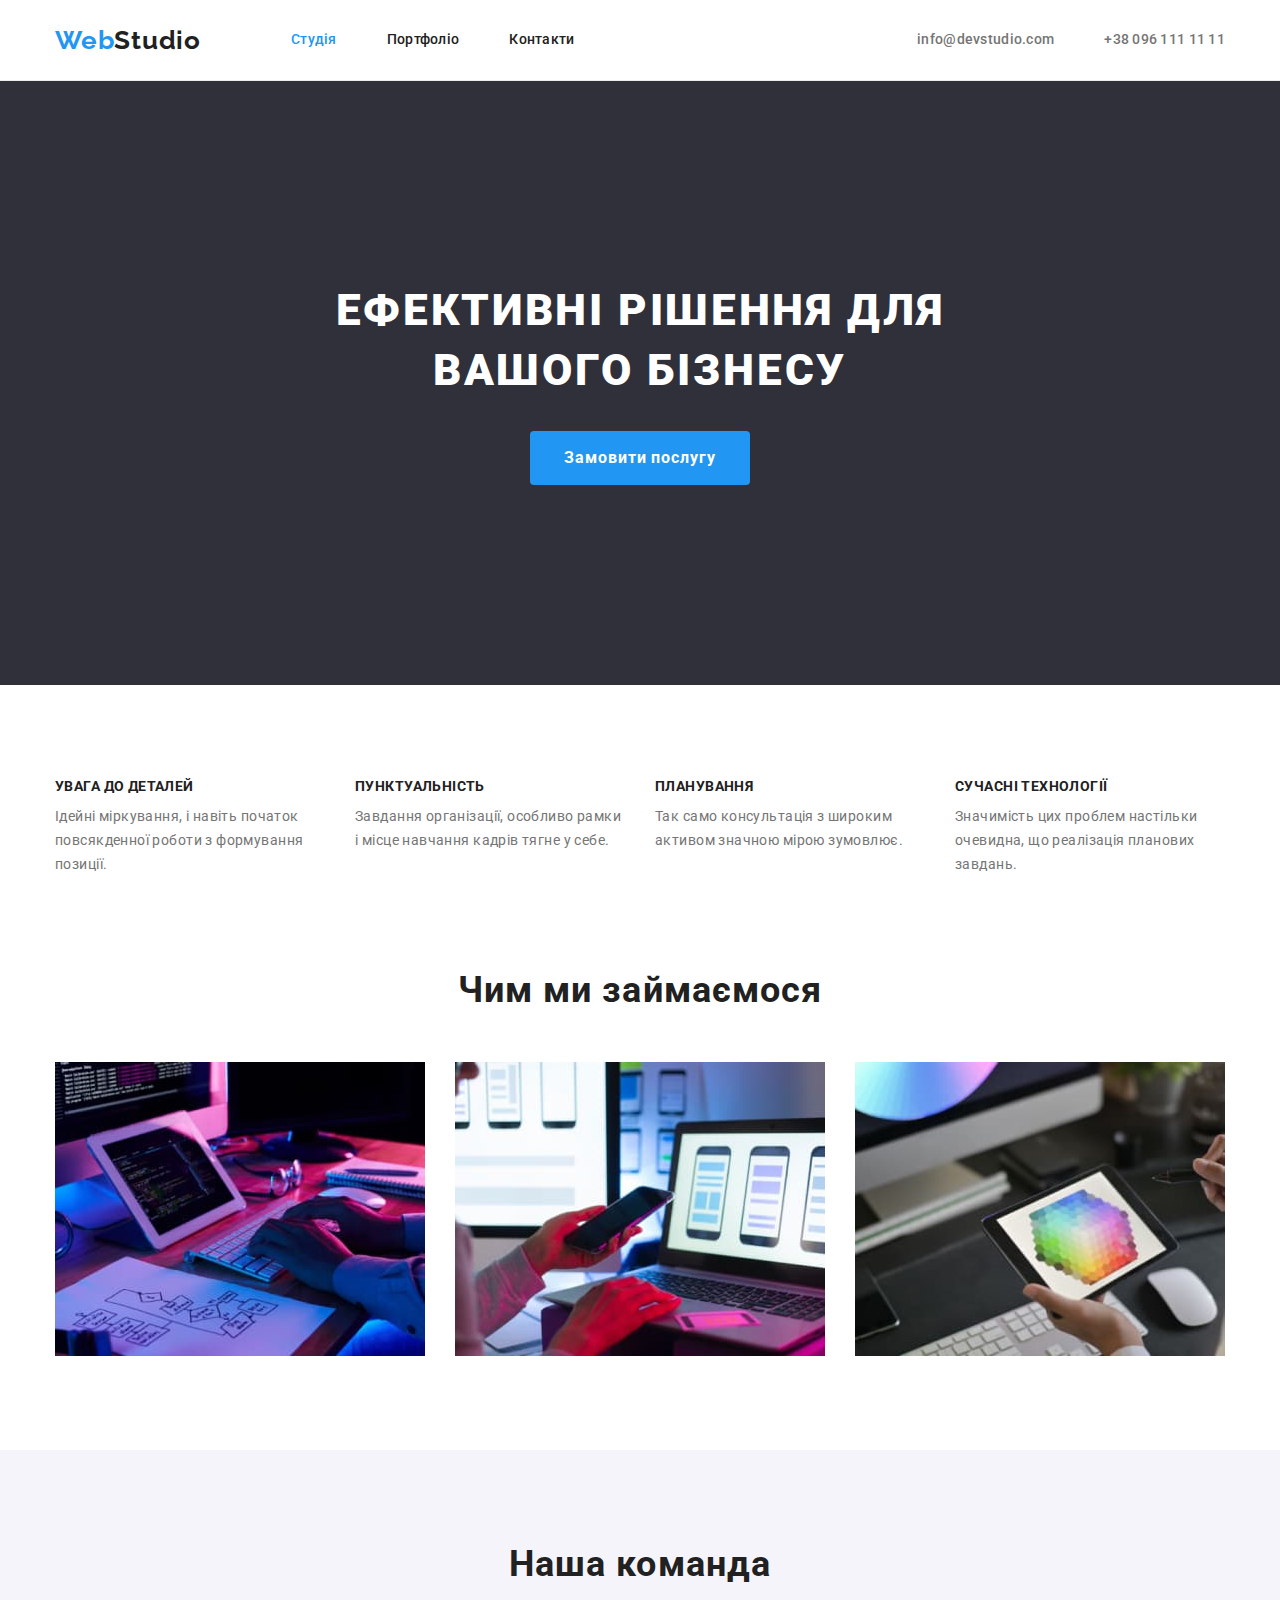
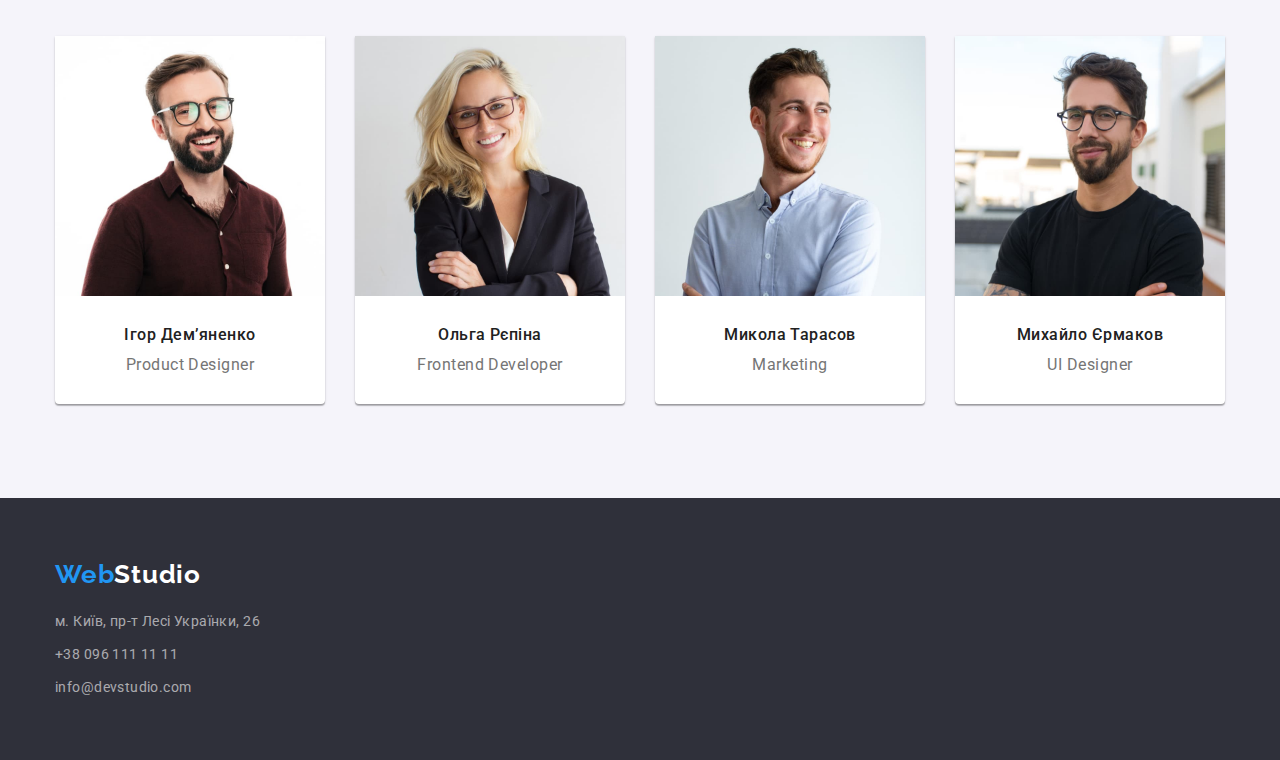
<file: index.html>
<!DOCTYPE html>
<html lang="uk">
  <head>
    <meta charset="UTF-8" />
    <meta http-equiv="X-UA-Compatible" content="IE=edge" />
    <meta name="viewport" content="width=device-width, initial-scale=1.0" />
    <title>Головна</title>
    <link rel="preconnect" href="https://fonts.googleapis.com" />
    <link rel="preconnect" href="https://fonts.gstatic.com" crossorigin />
    <link
      href="https://fonts.googleapis.com/css2?family=Raleway:wght@700&family=Roboto:wght@400;500;700;900&display=swap"
      rel="stylesheet" />
      <link
      rel="stylesheet"
      href="https://cdnjs.cloudflare.com/ajax/libs/modern-normalize/1.1.0/modern-normalize.min.css"
      integrity="sha512-wpPYUAdjBVSE4KJnH1VR1HeZfpl1ub8YT/NKx4PuQ5NmX2tKuGu6U/JRp5y+Y8XG2tV+wKQpNHVUX03MfMFn9Q=="
      crossorigin="anonymous"
      referrerpolicy="no-referrer" />
    <link rel="stylesheet" href="./css/styles.css" />
  </head>

  <body>
    <header class="page-header">
      <div class="container">
        <nav class="nav">
          <a href="./index.html" class="logo" lang="en">
            <span>Web</span>Studio
          </a>
          <ul class="nav-list list">
            <li class="nav-list-item">
              <a href="./index.html" class="nav-link current">Студія</a>
            </li>
            <li class="nav-list-item">
              <a href="./portfolio.html" class="nav-link">Портфоліо</a>
            </li>
            <li class="nav-list-item">
              <a href="#" class="nav-link">Контакти</a>
            </li>
          </ul>
        </nav>
        <ul class="contact-list list">
          <li class="contact-list-item">
            <a href="mailto:info@devstudio.com" class="contact-link">
              info@devstudio.com
            </a>
          </li>
          <li class="contact-list-item">
            <a href="tel:+380961111111" class="contact-link">
              +38 096 111 11 11
            </a>
          </li>
        </ul>
      </div>
    </header>

    <main>
      <!-- Hero section -->
      <section class="hero-sec">
        <h1 class="hero-title">Ефективні рішення для вашого бізнесу</h1>
        <button type="button" class="hero-btn btn">Замовити послугу</button>
      </section>
      <!-- Features section -->
      <section class="section">
        <div class="container">
          <h2 class="visually-hidden">Особливості</h2>
          <ul class="feature-list list">
            <li class="fl-item">
              <h3 class="section-subtitle">увага до деталей</h3>
              <p class="section-text">
                Ідейні міркування, і навіть початок повсякденної роботи з
                формування позиції.
              </p>
            </li>
            <li class="fl-item">
              <h3 class="section-subtitle">пунктуальність</h3>
              <p class="section-text">
                Завдання організації, особливо рамки і місце навчання кадрів
                тягне у себе.
              </p>
            </li>
            <li class="fl-item">
              <h3 class="section-subtitle">планування</h3>
              <p class="section-text">
                Так само консультація з широким активом значною мірою зумовлює.
              </p>
            </li>
            <li class="fl-item">
              <h3 class="section-subtitle">сучасні технології</h3>
              <p class="section-text">
                Значимість цих проблем настільки очевидна, що реалізація
                планових завдань.
              </p>
            </li>
          </ul>
        </div>
      </section>
      <!-- What we do section -->
      <section class="section description-sec">
        <div class="container">
          <h2 class="section-title">Чим ми займаємося</h2>
          <ul class="description-list list">
            <li class="dl-item">
              <img
                src="./images/box1.jpg"
                alt="людина за компʼютером з планшетом"
                width="370" />
            </li>
            <li class="dl-item">
              <img
                src="./images/box2.jpg"
                alt="людина за компʼютером з телефоном"
                width="370" />
            </li>
            <li class="dl-item">
              <img
                src="./images/box3.jpg"
                alt="людина за планшетом"
                width="370" />
            </li>
          </ul>
        </div>
      </section>
      <!-- About us section -->
      <section class="section team-section">
        <div class="container">
          <h2 class="section-title">Наша команда</h2>
          <ul class="teammate-list list">
            <li class="teammate-list-item">
              <img
                src="./images/teammate-1.jpg"
                alt="Ігор Демʼяненко"
                width="270" />
              <div class="teammate-description">
                <h3 class="section-subtitle">Iгор Демʼяненко</h3>
                <p lang="en" class="position">Product Designer</p>
              </div>
            </li>
            <li class="teammate-list-item">
              <img
                src="./images/teammate-2.jpg"
                alt="Ольга Рєпіна"
                width="270" />
              <div class="teammate-description">
                <h3 class="section-subtitle">Ольга Рєпіна</h3>
                <p lang="en" class="position">Frontend Developer</p>
              </div>
            </li>
            <li class="teammate-list-item">
              <img
                src="./images/teammate-3.jpg"
                alt="Микола Тарасов"
                width="270" />
              <div class="teammate-description">
                <h3 class="section-subtitle">Микола Тарасов</h3>
                <p lang="en" class="position">Marketing</p>
              </div>
            </li>
            <li class="teammate-list-item">
              <img
                src="./images/teammate-4.jpg"
                alt="Михайло Єрмаков"
                width="270" />
              <div class="teammate-description">
                <h3 class="section-subtitle">Михайло Єрмаков</h3>
                <p lang="en" class="position">UI Designer</p>
              </div>
            </li>
          </ul>
        </div>
      </section>
    </main>

    <footer class="footer">
      <div class="container">
        <a href="./index.html" class="logo white"><span>Web</span>Studio</a>
        <address class="address">
          <ul class="address-list list">
            <li class="address-list-item">
              <a
                href="https://goo.gl/maps/CPtrU1FHBa2aNyZL9"
                target="_blank"
                rel="noopener noreferrer nofollow"
                class="footer-contact-link">
                м. Київ, пр-т Лесі Українки, 26
              </a>
            </li>
            <li class="address-list-item">
              <a href="tel:+380961111111" class="footer-contact-link">
                +38 096 111 11 11
              </a>
            </li>
            <li class="address-list-item">
              <a href="mailto:info@devstudio.com" class="footer-contact-link"
                >info@devstudio.com
              </a>
            </li>
          </ul>
        </address>
      </div>
    </footer>
  </body>
</html>
</file>
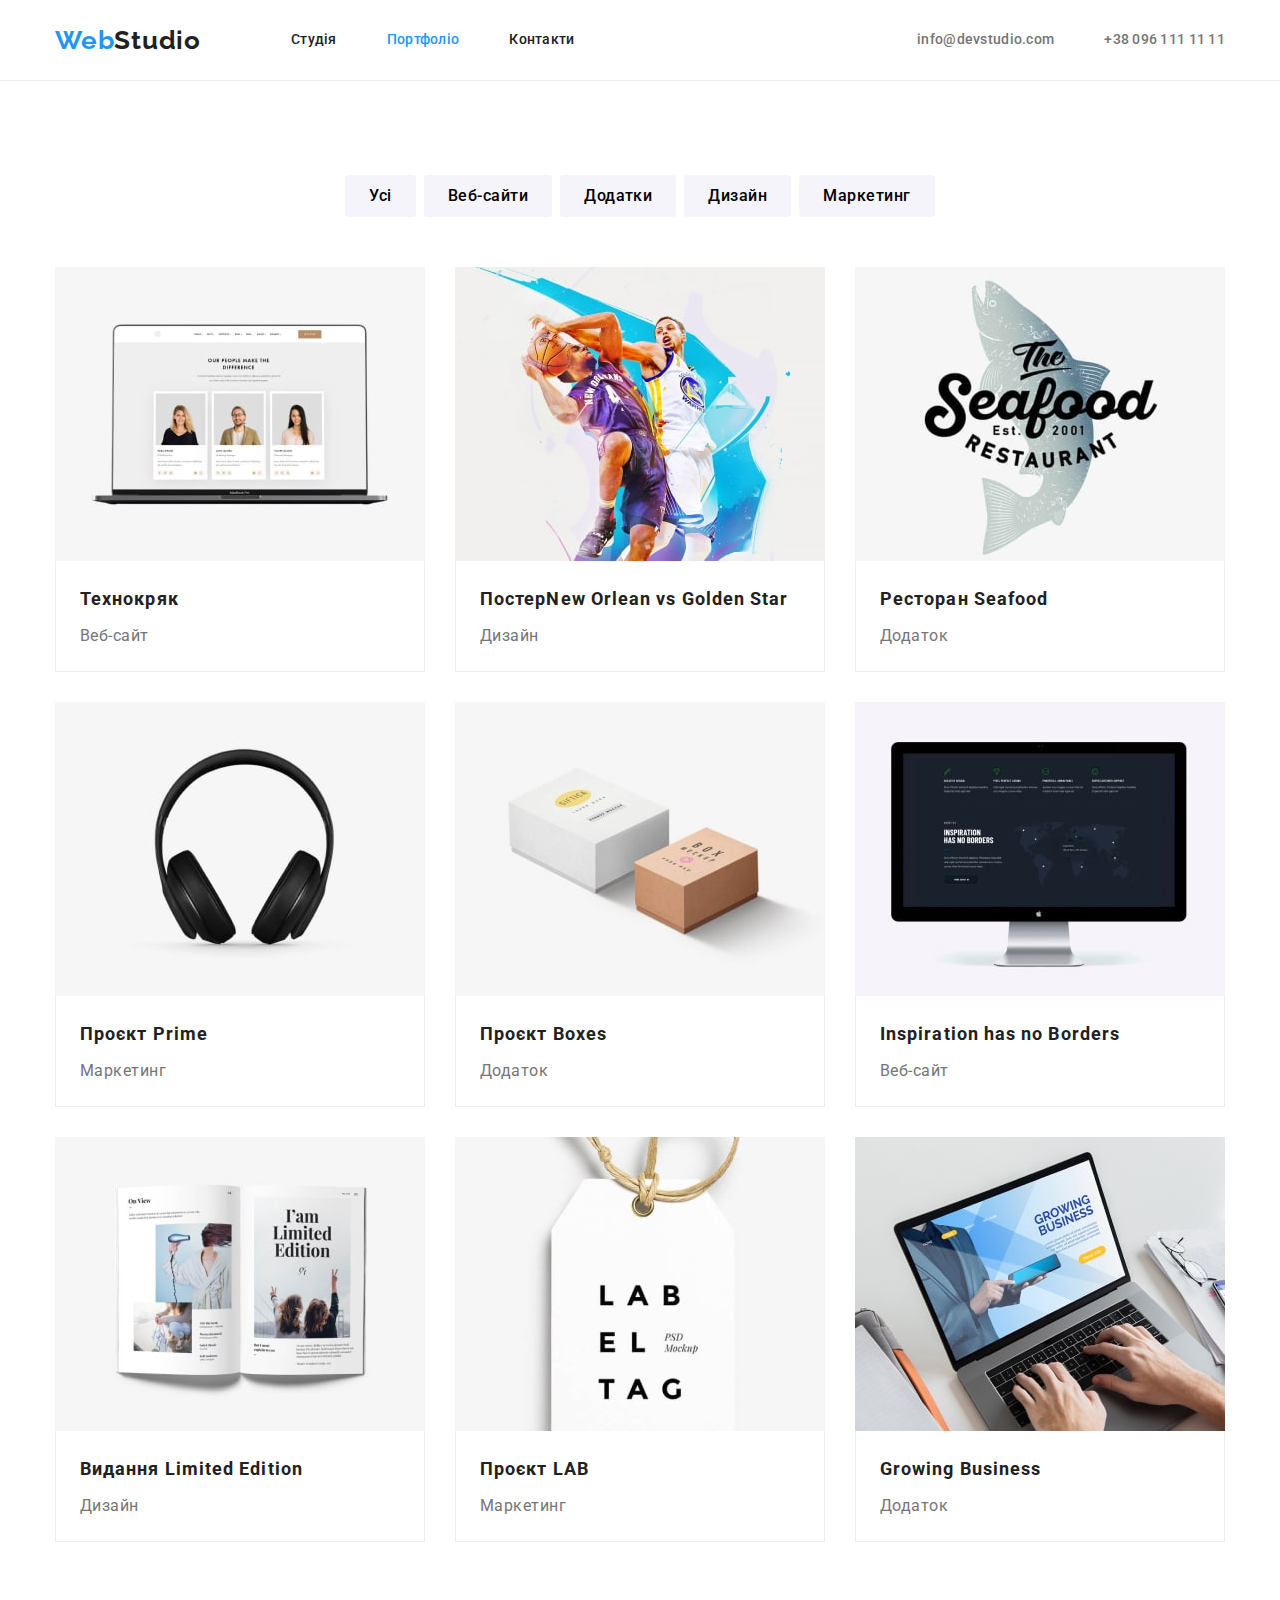
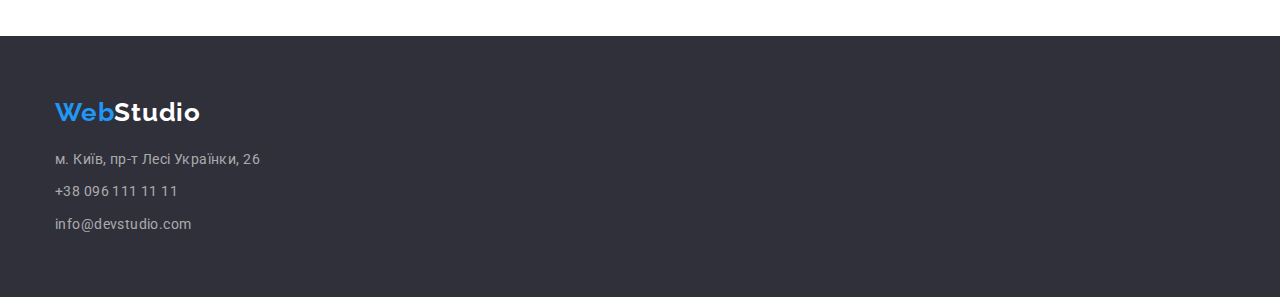
<file: portfolio.html>
<!DOCTYPE html>
<html lang="uk">
  <head>
    <meta charset="UTF-8" />
    <meta http-equiv="X-UA-Compatible" content="IE=edge" />
    <meta name="viewport" content="width=device-width, initial-scale=1.0" />
    <title>Головна</title>
    <link rel="preconnect" href="https://fonts.googleapis.com" />
    <link rel="preconnect" href="https://fonts.gstatic.com" crossorigin />
    <link
      href="https://fonts.googleapis.com/css2?family=Raleway:wght@700&family=Roboto:wght@400;500;700;900&display=swap"
      rel="stylesheet" />
      <link
      rel="stylesheet"
      href="https://cdnjs.cloudflare.com/ajax/libs/modern-normalize/1.1.0/modern-normalize.min.css"
      integrity="sha512-wpPYUAdjBVSE4KJnH1VR1HeZfpl1ub8YT/NKx4PuQ5NmX2tKuGu6U/JRp5y+Y8XG2tV+wKQpNHVUX03MfMFn9Q=="
      crossorigin="anonymous"
      referrerpolicy="no-referrer" />
    <link rel="stylesheet" href="./css/styles.css" />
  </head>

  <body>
    <header class="page-header">
      <div class="container">
        <nav class="nav">
          <a href="./index.html" class="logo" lang="en">
            <span>Web</span>Studio
          </a>
          <ul class="nav-list list">
            <li class="nav-list-item">
              <a href="./index.html" class="nav-link">Студія</a>
            </li>
            <li class="nav-list-item">
              <a href="./portfolio.html" class="nav-link current">Портфоліо</a>
            </li>
            <li class="nav-list-item">
              <a href="#" class="nav-link">Контакти</a>
            </li>
          </ul>
        </nav>
        <ul class="contact-list list">
          <li class="contact-list-item">
            <a href="mailto:info@devstudio.com" class="contact-link">
              info@devstudio.com
            </a>
          </li>
          <li class="contact-list-item">
            <a href="tel:+380961111111" class="contact-link">
              +38 096 111 11 11
            </a>
          </li>
        </ul>
      </div>
    </header>

    <main>
      <section class="section">
        <div class="container">
          <h1 class="visually-hidden">Портфоліо</h1>
          <ul class="filter-btn-list list">
            <li class="filter-btn-item">
              <button type="button" class="filter-btn btn">Усі</button>
            </li>
            <li class="filter-btn-item">
              <button type="button" class="filter-btn btn">Веб-сайти</button>
            </li>
            <li class="filter-btn-item">
              <button type="button" class="filter-btn btn">Додатки</button>
            </li>
            <li class="filter-btn-item">
              <button type="button" class="filter-btn btn">Дизайн</button>
            </li>
            <li class="filter-btn-item">
              <button type="button" class="filter-btn btn">Маркетинг</button>
            </li>
          </ul>
          <ul class="portfolio-list list">
            <li class="portfolio-item">
              <a href="#">
                <img
                  src="./images/portfolio/img_portfolio_1-min.jpg"
                  alt="Компʼютер з веб-сайтом"
                  width="370"
                  height="294" />
                <div class="item-footer">
                  <h2 class="title">Технокряк</h2>
                  <p class="category">Веб-сайт</p>
                </div>
              </a>
            </li>
            <li class="portfolio-item">
              <a href="#">
                <img
                  src="./images/portfolio/img_portfolio_2-min.jpg"
                  alt="Постер з гравцями в баскетбол"
                  width="370"
                  height="294" />
                <div class="item-footer">
                  <h2 class="title">
                    Постер<span lang="en">New Orlean vs Golden Star</span>
                  </h2>
                  <p class="category">Дизайн</p>
                </div>
              </a>
            </li>
            <li class="portfolio-item">
              <a href="#">
                <img
                  src="./images/portfolio/img_portfolio_3-min.jpg"
                  alt="Логотип рибного ресторану"
                  width="370"
                  height="294" />
                <div class="item-footer">
                  <h2 class="title">Ресторан <span lang="en">Seafood</span></h2>
                  <p class="category">Додаток</p>
                </div>
              </a>
            </li>
            <li class="portfolio-item">
              <a href="#">
                <img
                  src="./images/portfolio/img_portfolio_4-min.jpg"
                  alt="Навушники"
                  width="370"
                  height="294" />
                <div class="item-footer">
                  <h2 class="title">Проєкт <span lang="en">Prime</span></h2>
                  <p class="category">Маркетинг</p>
                </div>
              </a>
            </li>
            <li class="portfolio-item">
              <a href="#">
                <img
                  src="./images/portfolio/img_portfolio_5-min.jpg"
                  alt="Дві паперові коробки"
                  width="370"
                  height="294" />
                <div class="item-footer">
                  <h2 class="title">Проєкт <span lang="en">Boxes</span></h2>
                  <p class="category">Додаток</p>
                </div>
              </a>
            </li>
            <li class="portfolio-item">
              <a href="#">
                <img
                  src="./images/portfolio/img_portfolio_6-min.jpg"
                  alt="Компʼютер з веб-сайтом"
                  width="370"
                  height="294" />
                <div class="item-footer">
                  <h2 class="title" lang="en">Inspiration has no Borders</h2>
                  <p class="category">Веб-сайт</p>
                </div>
              </a>
            </li>
            <li class="portfolio-item">
              <a href="#">
                <img
                  src="./images/portfolio/img_portfolio_7-min.jpg"
                  alt="Книга з ілюстраціями"
                  width="370"
                  height="294" />
                <div class="item-footer">
                  <h2 class="title">
                    Видання
                    <span lang="en">Limited Edition</span>
                  </h2>
                  <p class="category">Дизайн</p>
                </div>
              </a>
            </li>
            <li class="portfolio-item">
              <a href="#">
                <img
                  src="./images/portfolio/img_portfolio_8-min.jpg"
                  alt="Бірка з логотипом"
                  width="370"
                  height="294" />
                <div class="item-footer">
                  <h2 class="title">Проєкт <span lang="en">LAB</span></h2>
                  <p class="category">Маркетинг</p>
                </div>
              </a>
            </li>
            <li class="portfolio-item">
              <a href="#">
                <img
                  src="./images/portfolio/img_portfolio_9-min.jpg"
                  alt="Компʼютер з додатком"
                  width="370"
                  height="294" />
                <div class="item-footer">
                  <h2 class="title" lang="en">Growing Business</h2>
                  <p class="category">Додаток</p>
                </div>
              </a>
            </li>
          </ul>
        </div>
      </section>
    </main>

    <footer class="footer">
      <div class="container">
        <a href="./index.html" class="logo white"><span>Web</span>Studio</a>
        <address class="address">
          <ul class="address-list list">
            <li class="address-list-item">
              <a
                href="https://goo.gl/maps/CPtrU1FHBa2aNyZL9"
                target="_blank"
                rel="noopener noreferrer nofollow"
                class="footer-contact-link">
                м. Київ, пр-т Лесі Українки, 26
              </a>
            </li>
            <li class="address-list-item">
              <a href="tel:+380961111111" class="footer-contact-link">
                +38 096 111 11 11
              </a>
            </li>
            <li class="address-list-item">
              <a href="mailto:info@devstudio.com" class="footer-contact-link"
                >info@devstudio.com
              </a>
            </li>
          </ul>
        </address>
      </div>
    </footer>
  </body>
</html>
</file>
<file: css/styles.css>
:root {
  --white-color: #ffffff;
  --white-transparent: rgba(255, 255, 255, 0.6);

  --primary-background: #f5f5f5;
  --section-background: #f5f4fa;
  --footer-background: #2f303a;

  --primary-text-color: #757575;
  --title-text-color: #212121;
  --accent-text-color: #2196f3;
  --accent-hero-btn: #188ce8;

  --border-color: #eeeeee;
}

*,
*::before,
*::after {
  box-sizing: border-box;
}

.visually-hidden {
  position: absolute;
  width: 1px;
  height: 1px;
  margin: -1px;
  border: 0;
  padding: 0;

  white-space: nowrap;
  clip-path: inset(100%);
  clip: rect(0 0 0 0);
  overflow: hidden;
}

ul {
  list-style: none;
  margin: 0;
  padding: 0;
}

a {
  text-decoration: none;
  color: inherit;
}

p,
h1,
h2,
h3,
h4,
h5,
h6 {
  margin: 0;
}

button {
  cursor: pointer;
}

a {
  text-decoration: none;
}

img {
  display: block;
  max-width: 100%;
  height: auto;
}

body {
  margin: 0px;
  padding: 0px;

  font-family: "Roboto", sans-serif;
  font-style: normal;
  font-size: 14px;

  background-color: var(--white-color);
  color: var(--primary-text-color);
}

.list {
  list-style: none;
  padding: 0;
  margin: 0;
}

a {
  text-decoration: none;
}

.container {
  width: 1200px;
  padding-left: 15px;
  padding-right: 15px;
  margin: auto;
}

/* ------------------------- Header ----------------------- */

.page-header {
  border-bottom: 1px solid #ececec;
}

.page-header .container {
  display: flex;
  align-items: center;
}

.nav {
  display: flex;
  align-items: center;
}

.nav .logo {
  display: inline-block;
  margin-right: 90px;
}

.logo {
  font-family: "Raleway";
  font-style: normal;
  font-weight: 700;
  font-size: 26px;
  line-height: calc(32px / 26px);
  letter-spacing: 0.03em;

  color: var(--title-text-color);
}

.white {
  color: var(--white-color);
}

.logo > span {
  color: var(--accent-text-color);
}

.nav-list,
.contact-list {
  display: flex;
}

.contact-list {
  margin-left: auto;
}

.nav-list-item:not(:last-child),
.contact-list-item:not(:last-child) {
  margin-right: 50px;
}

.nav-link,
.contact-link {
  display: block;
  padding: 32px 0;

  font-weight: 500;
  line-height: 1.14;
  letter-spacing: 0.02em;

  color: var(--title-text-color);
}

.nav-link.current {
  color: var(--accent-text-color);
}

.contact-link {
  color: inherit;
}

.nav-link:hover,
.nav-link:focus,
.contact-link:hover,
.contact-link:focus {
  color: var(--accent-text-color);
}

/* ------------------------- Footer ----------------------- */

.footer {
  background-color: var(--footer-background);
}

.footer .container {
  padding-top: 60px;
  padding-bottom: 60px;
}

.footer .logo {
  display: inline-block;
  margin-bottom: 20px;
}

.address {
  font-style: normal;
  line-height: 1.71;
  letter-spacing: 0.03em;

  color: var(--white-color);
}

.address-list .address-list-item + .address-list-item {
  margin-top: 9px;
}

.footer-contact-link {
  font-size: 14px;
  line-height: 1.71;

  color: var(--white-transparent);
}

/* ------------------------- Hero section ----------------------- */

.hero-sec {
  padding: 200px 252px;
  background-color: var(--footer-background);

  text-align: center;
}

.hero-title {
  margin: 0 auto;
  margin-bottom: 30px;
  max-width: 696px;

  font-weight: 900;
  font-size: 44px;
  line-height: 1.36;

  text-align: center;
  letter-spacing: 0.06em;
  text-transform: uppercase;

  color: var(--white-color);
}

.hero-btn {
  padding: 10px 32px;

  font-weight: 700;
  font-size: 16px;
  line-height: 1.88;

  align-items: center;
  text-align: center;
  letter-spacing: 0.06em;

  background-color: var(--accent-text-color);
  color: var(--white-color);
}

.hero-btn:hover,
.hero-btn:focus {
  background-color: var(--accent-hero-btn);
}

.btn {
  font-family: inherit;
  cursor: pointer;
  border-color: transparent;
  border-radius: 4px;
}

/* ------------------------- Features WhatWeDo sections ----------------------- */

.section {
  padding: 94px 0;
}

.section-title {
  margin-top: 0;
  margin-bottom: 50px;

  font-weight: 700;
  font-size: 36px;
  line-height: 1.16;
  text-align: center;
  letter-spacing: 0.03em;
  color: var(--title-text-color);
}

.section-subtitle {
  font-weight: 700;
  font-size: inherit;
  line-height: 1.14;
  letter-spacing: 0.03em;
  text-transform: uppercase;
  color: var(--title-text-color);
}

.section-text {
  line-height: 1.71;
  letter-spacing: 0.03em;
}

.description-sec {
  padding-top: 0;
}

.feature-list {
  display: flex;
}

.fl-item {
  width: calc((100% - 90px) / 4)
}

.feature-list .fl-item + .fl-item {
  margin-left: 30px;
}

.fl-item .section-subtitle {
  margin: 0px;
}

.fl-item .section-text {
  margin-top: 10px;
  margin-bottom: 0px;
}

.description-list {
  display: flex;
}

.description-list > .dl-item + .dl-item {
  margin-left: 30px;
}

/* ------------------------- AboutUs section ----------------------- */

.team-section {
  background-color: var(--section-background);
}

.team-section .section-title {
  margin-bottom: 50px;
}

.teammate-list {
  display: flex;
}

.teammate-list-item {
  font-size: 16px;
  background-color: var(--white-color);
  box-shadow: 0px 1px 3px rgba(0, 0, 0, 0.12), 0px 1px 1px rgba(0, 0, 0, 0.14),
    0px 2px 1px rgba(0, 0, 0, 0.2);
  border-radius: 0px 0px 4px 4px;
}

.teammate-list-item + .teammate-list-item {
  margin-left: 30px;
}

.teammate-description {
  padding: 30px;
}

.teammate-list .section-subtitle {
  margin-bottom: 10px;
  font-weight: 500;
  line-height: 1.18;
  text-align: center;
  text-transform: none;
  letter-spacing: 0.03em;
}

.teammate-list .position {
  font-weight: 400;
  line-height: 1.19;
  text-align: center;
  letter-spacing: 0.03em;
}

/* ------------------------- Portfolio section ----------------------- */

.filter-btn-list {
  display: flex;
  justify-content: center;
  margin-bottom: 50px;
  gap: 8px;
}

.filter-btn {
  padding: 6px 22px;

  font-weight: 500;
  font-size: 16px;
  line-height: 1.62;
  text-align: center;
  letter-spacing: 0.03em;

  background-color: var(--section-background);
}

.filter-btn:hover,
.filter-btn:focus {
  background-color: var(--accent-text-color);
  color: var(--white-color);
}

.portfolio-list {
  display: flex;
  flex-wrap: wrap;
}

.portfolio-item {
  width: calc((100% - 60px) / 3);
  margin-right: 30px;
  margin-bottom: 30px;

  background-color: var(--white-color);
  color: var(--primary-text-color);
}

.portfolio-item:nth-child(3n) {
  margin-right: 0;
}

.portfolio-item:nth-last-child(-n + 3) {
  margin-bottom: 0;
}

.portfolio-item .item-footer {
  padding: 20px 24px;
  border: 1px solid #eeeeee;
  border-top: 0px;
}

.portfolio-item > a {
  color: inherit;
}

.portfolio-item img {
  display: block;
}

.portfolio-item .title {
  margin: 0;
  margin-bottom: 4px;

  font-weight: 700;
  font-size: 18px;
  line-height: 2;
  letter-spacing: 0.06em;

  color: var(--title-text-color);
}

.portfolio-item .category {
  margin: 0;

  font-size: 16px;
  line-height: 1.87;
  letter-spacing: 0.03em;
}
</file>
